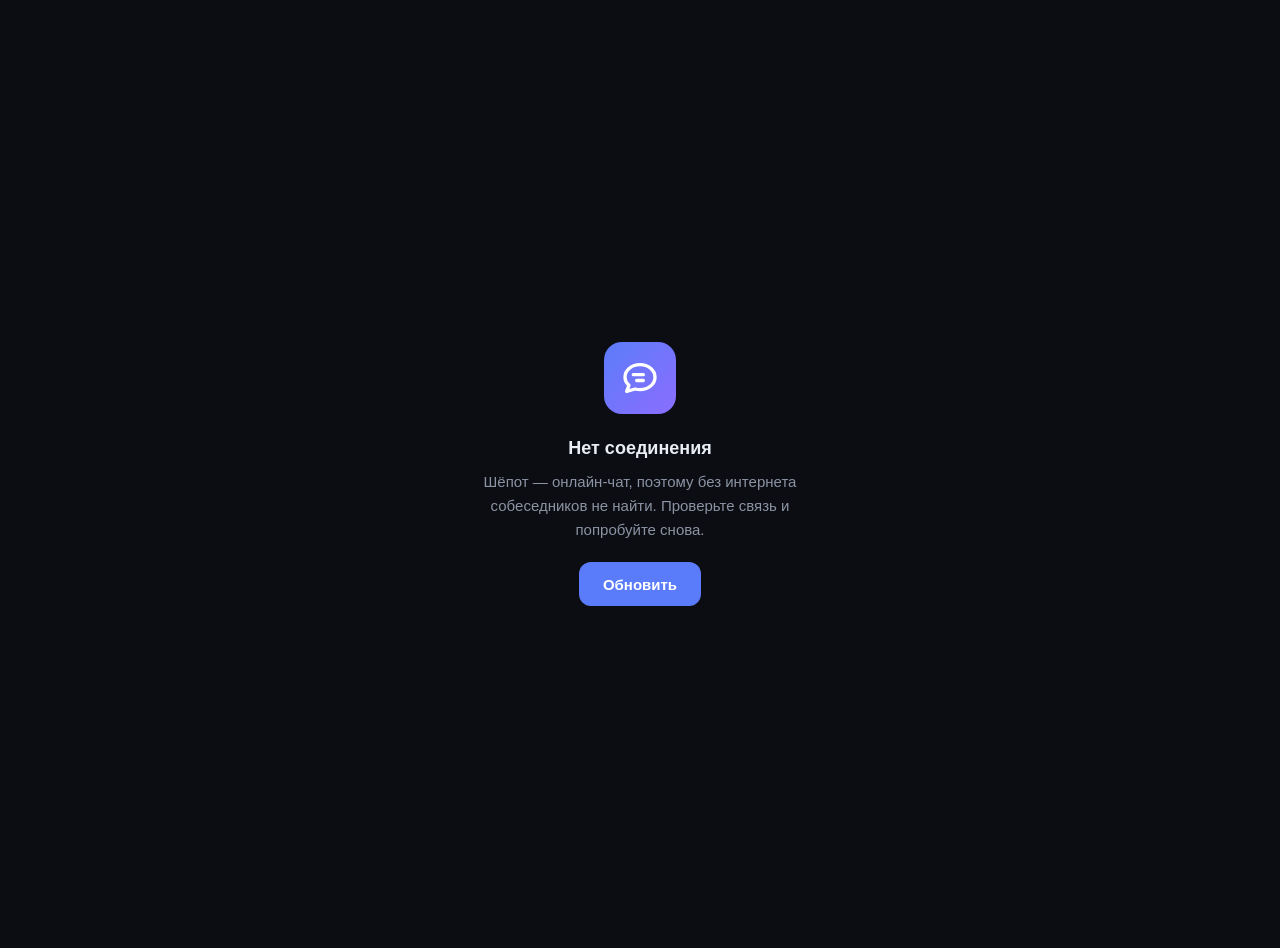
<file: offline.html>
<!DOCTYPE html>
<html lang="ru">
<head>
  <meta charset="UTF-8">
  <meta name="viewport" content="width=device-width, initial-scale=1, viewport-fit=cover">
  <meta name="theme-color" content="#0b0d12">
  <title>Шёпот — нет соединения</title>
  <style>
    html, body { height: 100%; margin: 0; }
    body {
      display: flex; flex-direction: column; align-items: center; justify-content: center;
      background: #0b0d12; color: #e9edf4;
      font: 15px/1.6 -apple-system, BlinkMacSystemFont, "Segoe UI", Inter, Roboto, sans-serif;
      text-align: center; padding: 24px;
    }
    .logo { width: 72px; height: 72px; border-radius: 18px; background: linear-gradient(135deg, #5b7cfa, #8b6dff); display: grid; place-items: center; margin-bottom: 20px; }
    .logo svg { width: 40px; height: 40px; }
    h1 { font-size: 18px; margin: 0 0 8px; }
    p { color: #8b93a4; margin: 0 0 20px; max-width: 320px; }
    button {
      height: 44px; padding: 0 24px; border: 0; border-radius: 12px;
      background: #5b7cfa; color: #fff; font-size: 15px; font-weight: 600; cursor: pointer;
    }
  </style>
</head>
<body>
  <div class="logo">
    <svg viewBox="0 0 24 24" fill="none" stroke="#fff" stroke-width="2" stroke-linecap="round" stroke-linejoin="round">
      <path d="M21 11.5c0 4.14-4.03 7.5-9 7.5-1.02 0-2-.14-2.91-.4L4 20l1.35-3.6C3.9 15.05 3 13.36 3 11.5 3 7.36 7.03 4 12 4s9 3.36 9 7.5z"/>
      <path d="M8 10h6"/><path d="M10 13.5h4"/>
    </svg>
  </div>
  <h1>Нет соединения</h1>
  <p>Шёпот — онлайн-чат, поэтому без интернета собеседников не найти. Проверьте связь и попробуйте снова.</p>
  <button onclick="location.reload()">Обновить</button>
</body>
</html>
</file>
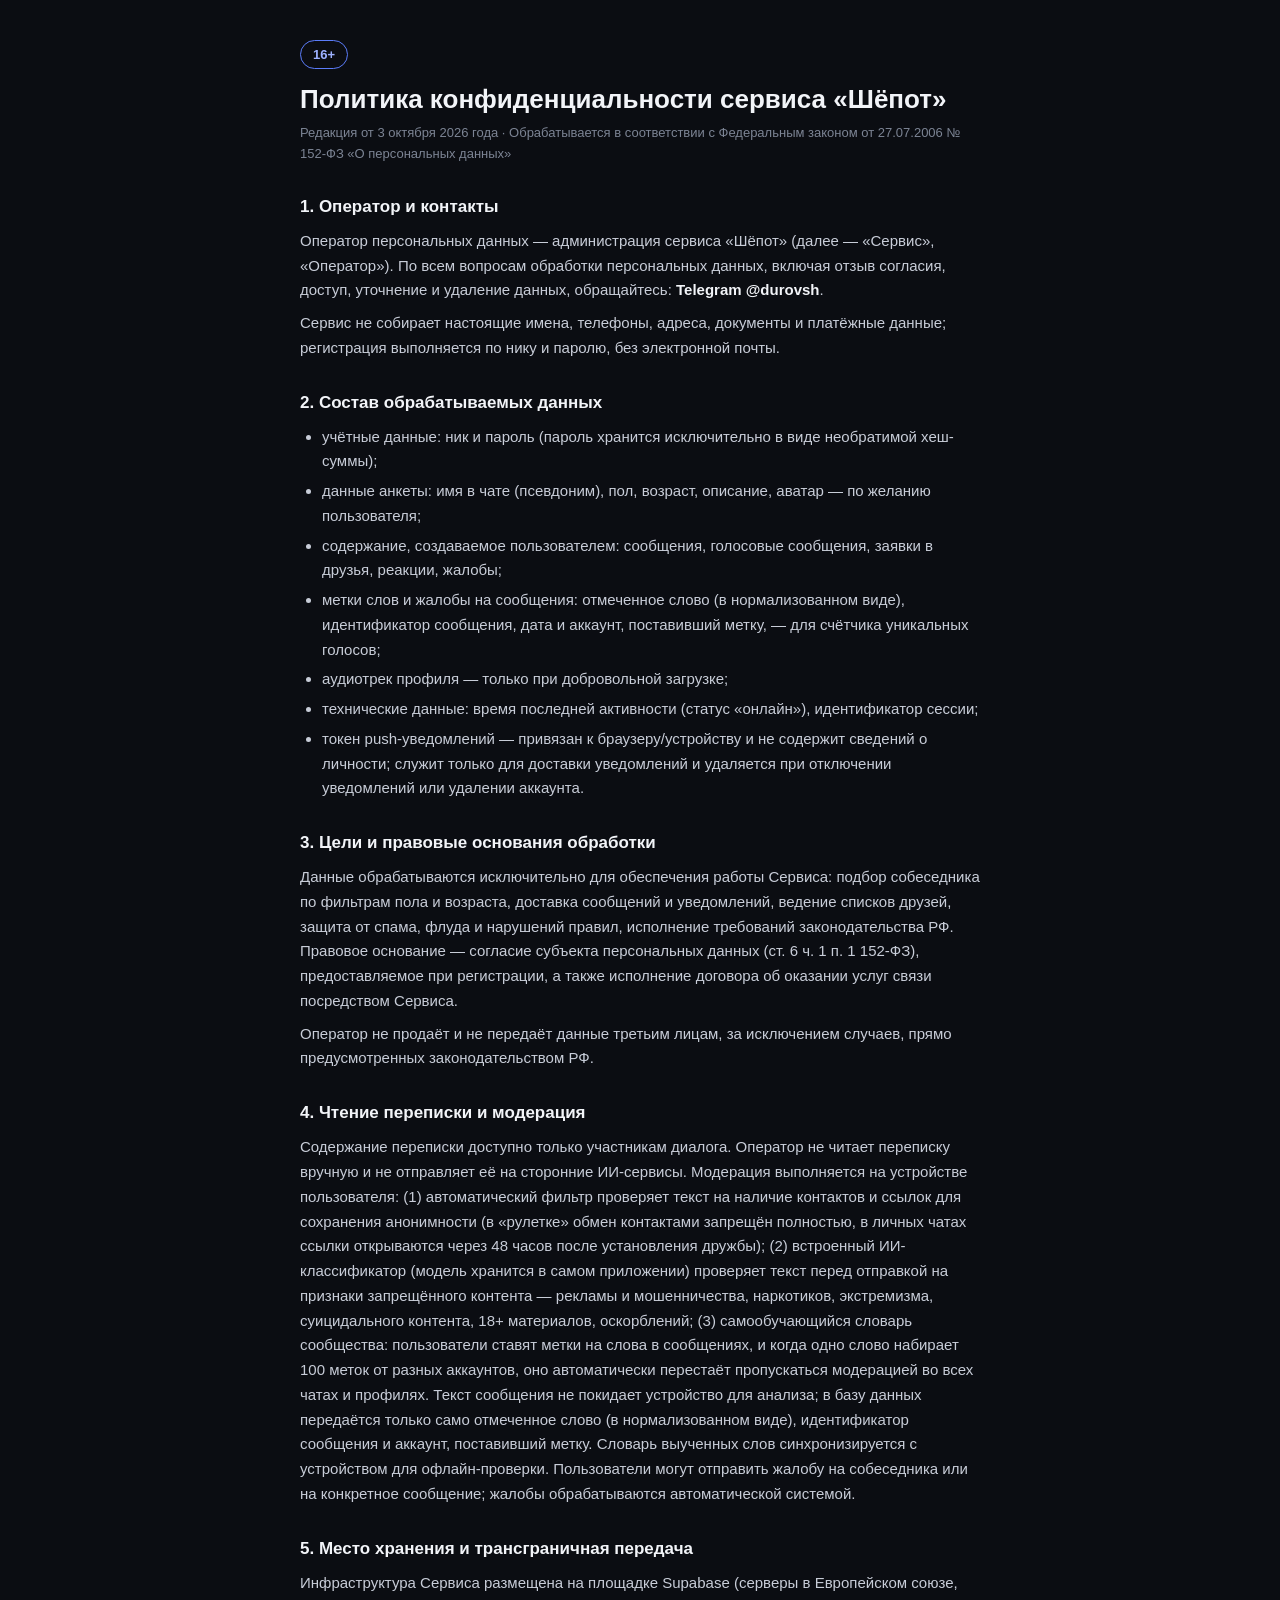
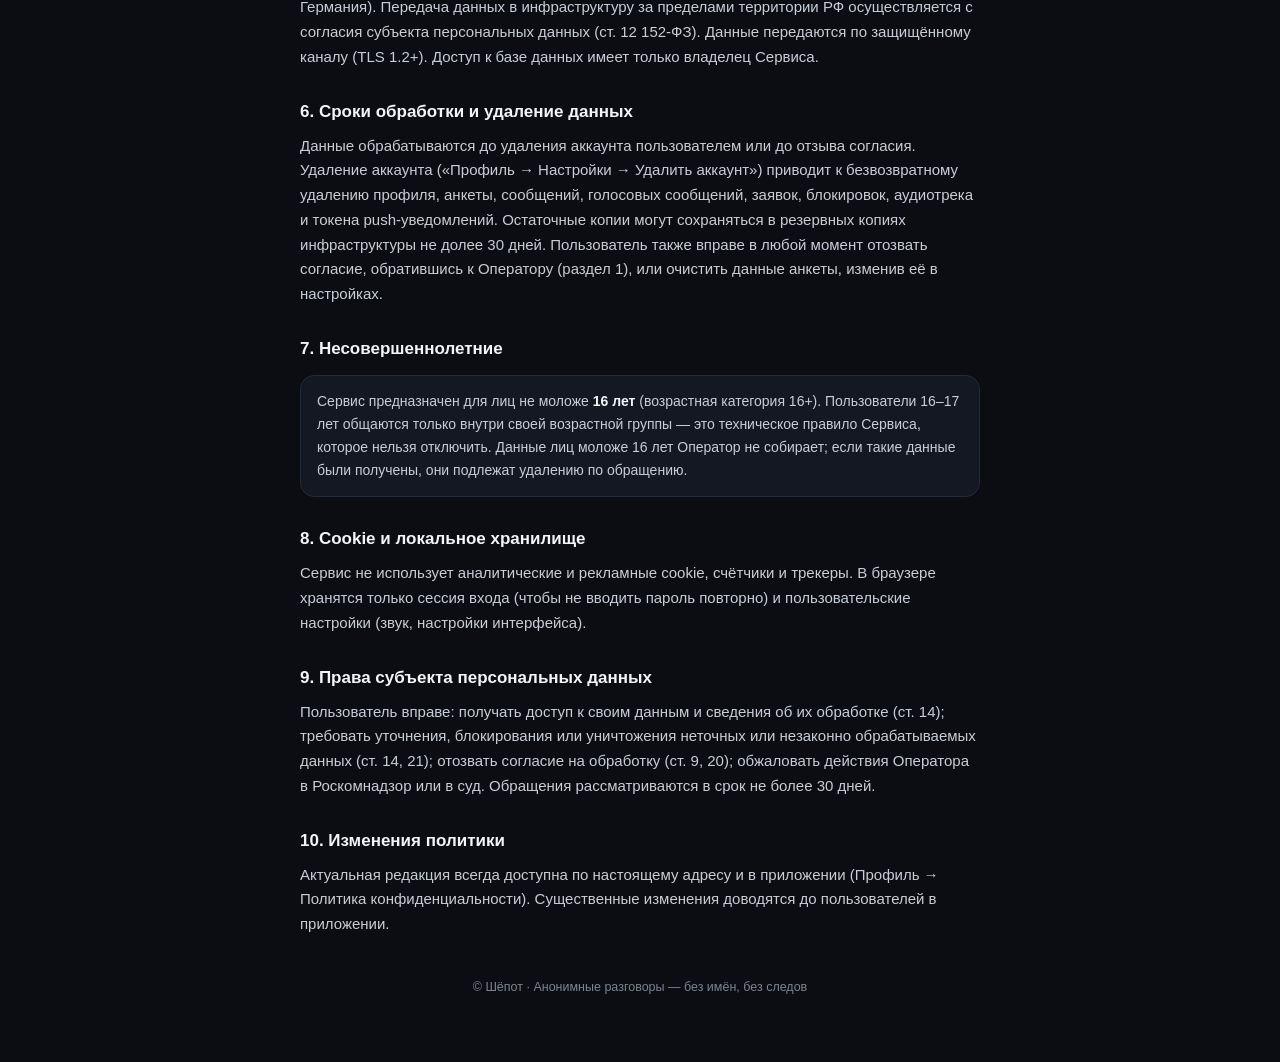
<file: privacy.html>
<!DOCTYPE html>
<html lang="ru">
<head>
<meta charset="utf-8" />
<meta name="viewport" content="width=device-width, initial-scale=1, viewport-fit=cover" />
<meta name="rating" content="16+" />
<meta name="age-rating" content="16+" />
<meta name="robots" content="index, follow" />
<title>Шёпот — Политика конфиденциальности</title>
<style>
  :root { color-scheme: dark; }
  * { box-sizing: border-box; margin: 0; padding: 0; }
  body {
    background: #0b0d12; color: #c8cdd8;
    font: 15px/1.65 -apple-system, "Segoe UI", Roboto, "Helvetica Neue", Arial, sans-serif;
    padding: 0 0 64px;
  }
  .wrap { max-width: 720px; margin: 0 auto; padding: 40px 20px 0; }
  .badge {
    display: inline-flex; align-items: center; gap: 6px;
    border: 1.5px solid #5b7cfa; color: #9db1ff; border-radius: 999px;
    font-weight: 700; font-size: 13px; padding: 3px 12px; margin-bottom: 14px;
  }
  h1 { color: #f2f4f8; font-size: 26px; line-height: 1.25; margin-bottom: 6px; }
  .ed { color: #7c8494; font-size: 13px; margin-bottom: 28px; }
  h2 { color: #f2f4f8; font-size: 17px; margin: 28px 0 8px; }
  p { margin: 8px 0; }
  ul { margin: 8px 0 8px 22px; }
  li { margin: 5px 0; }
  a { color: #8ba3ff; }
  .card {
    background: #141822; border: 1px solid #232a3a; border-radius: 14px;
    padding: 14px 16px; margin: 12px 0; font-size: 14px;
  }
  .strong { color: #f2f4f8; font-weight: 600; }
  footer { margin-top: 40px; color: #7c8494; font-size: 12.5px; text-align: center; }
</style>
</head>
<body>
<div class="wrap">
  <div class="badge">16+</div>
  <h1>Политика конфиденциальности сервиса «Шёпот»</h1>
  <div class="ed">Редакция от 3 октября 2026 года · Обрабатывается в соответствии с Федеральным законом от 27.07.2006 № 152-ФЗ «О персональных данных»</div>

  <h2>1. Оператор и контакты</h2>
  <p>Оператор персональных данных — администрация сервиса «Шёпот» (далее — «Сервис», «Оператор»). По всем вопросам обработки персональных данных, включая отзыв согласия, доступ, уточнение и удаление данных, обращайтесь: <span class="strong">Telegram @durovsh</span>.</p>
  <p>Сервис не собирает настоящие имена, телефоны, адреса, документы и платёжные данные; регистрация выполняется по нику и паролю, без электронной почты.</p>

  <h2>2. Состав обрабатываемых данных</h2>
  <ul>
    <li>учётные данные: ник и пароль (пароль хранится исключительно в виде необратимой хеш-суммы);</li>
    <li>данные анкеты: имя в чате (псевдоним), пол, возраст, описание, аватар — по желанию пользователя;</li>
    <li>содержание, создаваемое пользователем: сообщения, голосовые сообщения, заявки в друзья, реакции, жалобы;</li>
    <li>метки слов и жалобы на сообщения: отмеченное слово (в нормализованном виде), идентификатор сообщения, дата и аккаунт, поставивший метку, — для счётчика уникальных голосов;</li>
    <li>аудиотрек профиля — только при добровольной загрузке;</li>
    <li>технические данные: время последней активности (статус «онлайн»), идентификатор сессии;</li>
    <li>токен push-уведомлений — привязан к браузеру/устройству и не содержит сведений о личности; служит только для доставки уведомлений и удаляется при отключении уведомлений или удалении аккаунта.</li>
  </ul>

  <h2>3. Цели и правовые основания обработки</h2>
  <p>Данные обрабатываются исключительно для обеспечения работы Сервиса: подбор собеседника по фильтрам пола и возраста, доставка сообщений и уведомлений, ведение списков друзей, защита от спама, флуда и нарушений правил, исполнение требований законодательства РФ. Правовое основание — согласие субъекта персональных данных (ст. 6 ч. 1 п. 1 152-ФЗ), предоставляемое при регистрации, а также исполнение договора об оказании услуг связи посредством Сервиса.</p>
  <p>Оператор не продаёт и не передаёт данные третьим лицам, за исключением случаев, прямо предусмотренных законодательством РФ.</p>

  <h2>4. Чтение переписки и модерация</h2>
  <p>Содержание переписки доступно только участникам диалога. Оператор не читает переписку вручную и не отправляет её на сторонние ИИ-сервисы. Модерация выполняется на устройстве пользователя: (1) автоматический фильтр проверяет текст на наличие контактов и ссылок для сохранения анонимности (в «рулетке» обмен контактами запрещён полностью, в личных чатах ссылки открываются через 48 часов после установления дружбы); (2) встроенный ИИ-классификатор (модель хранится в самом приложении) проверяет текст перед отправкой на признаки запрещённого контента — рекламы и мошенничества, наркотиков, экстремизма, суицидального контента, 18+ материалов, оскорблений; (3) самообучающийся словарь сообщества: пользователи ставят метки на слова в сообщениях, и когда одно слово набирает 100 меток от разных аккаунтов, оно автоматически перестаёт пропускаться модерацией во всех чатах и профилях. Текст сообщения не покидает устройство для анализа; в базу данных передаётся только само отмеченное слово (в нормализованном виде), идентификатор сообщения и аккаунт, поставивший метку. Словарь выученных слов синхронизируется с устройством для офлайн-проверки. Пользователи могут отправить жалобу на собеседника или на конкретное сообщение; жалобы обрабатываются автоматической системой.</p>

  <h2>5. Место хранения и трансграничная передача</h2>
  <p>Инфраструктура Сервиса размещена на площадке Supabase (серверы в Европейском союзе, Германия). Передача данных в инфраструктуру за пределами территории РФ осуществляется с согласия субъекта персональных данных (ст. 12 152-ФЗ). Данные передаются по защищённому каналу (TLS 1.2+). Доступ к базе данных имеет только владелец Сервиса.</p>

  <h2>6. Сроки обработки и удаление данных</h2>
  <p>Данные обрабатываются до удаления аккаунта пользователем или до отзыва согласия. Удаление аккаунта («Профиль → Настройки → Удалить аккаунт») приводит к безвозвратному удалению профиля, анкеты, сообщений, голосовых сообщений, заявок, блокировок, аудиотрека и токена push-уведомлений. Остаточные копии могут сохраняться в резервных копиях инфраструктуры не долее 30 дней. Пользователь также вправе в любой момент отозвать согласие, обратившись к Оператору (раздел 1), или очистить данные анкеты, изменив её в настройках.</p>

  <h2>7. Несовершеннолетние</h2>
  <div class="card">Сервис предназначен для лиц не моложе <span class="strong">16 лет</span> (возрастная категория 16+). Пользователи 16–17 лет общаются только внутри своей возрастной группы — это техническое правило Сервиса, которое нельзя отключить. Данные лиц моложе 16 лет Оператор не собирает; если такие данные были получены, они подлежат удалению по обращению.</div>

  <h2>8. Cookie и локальное хранилище</h2>
  <p>Сервис не использует аналитические и рекламные cookie, счётчики и трекеры. В браузере хранятся только сессия входа (чтобы не вводить пароль повторно) и пользовательские настройки (звук, настройки интерфейса).</p>

  <h2>9. Права субъекта персональных данных</h2>
  <p>Пользователь вправе: получать доступ к своим данным и сведения об их обработке (ст. 14); требовать уточнения, блокирования или уничтожения неточных или незаконно обрабатываемых данных (ст. 14, 21); отозвать согласие на обработку (ст. 9, 20); обжаловать действия Оператора в Роскомнадзор или в суд. Обращения рассматриваются в срок не более 30 дней.</p>

  <h2>10. Изменения политики</h2>
  <p>Актуальная редакция всегда доступна по настоящему адресу и в приложении (Профиль → Политика конфиденциальности). Существенные изменения доводятся до пользователей в приложении.</p>

  <footer>© Шёпот · Анонимные разговоры — без имён, без следов</footer>
</div>
</body>
</html>
</file>
